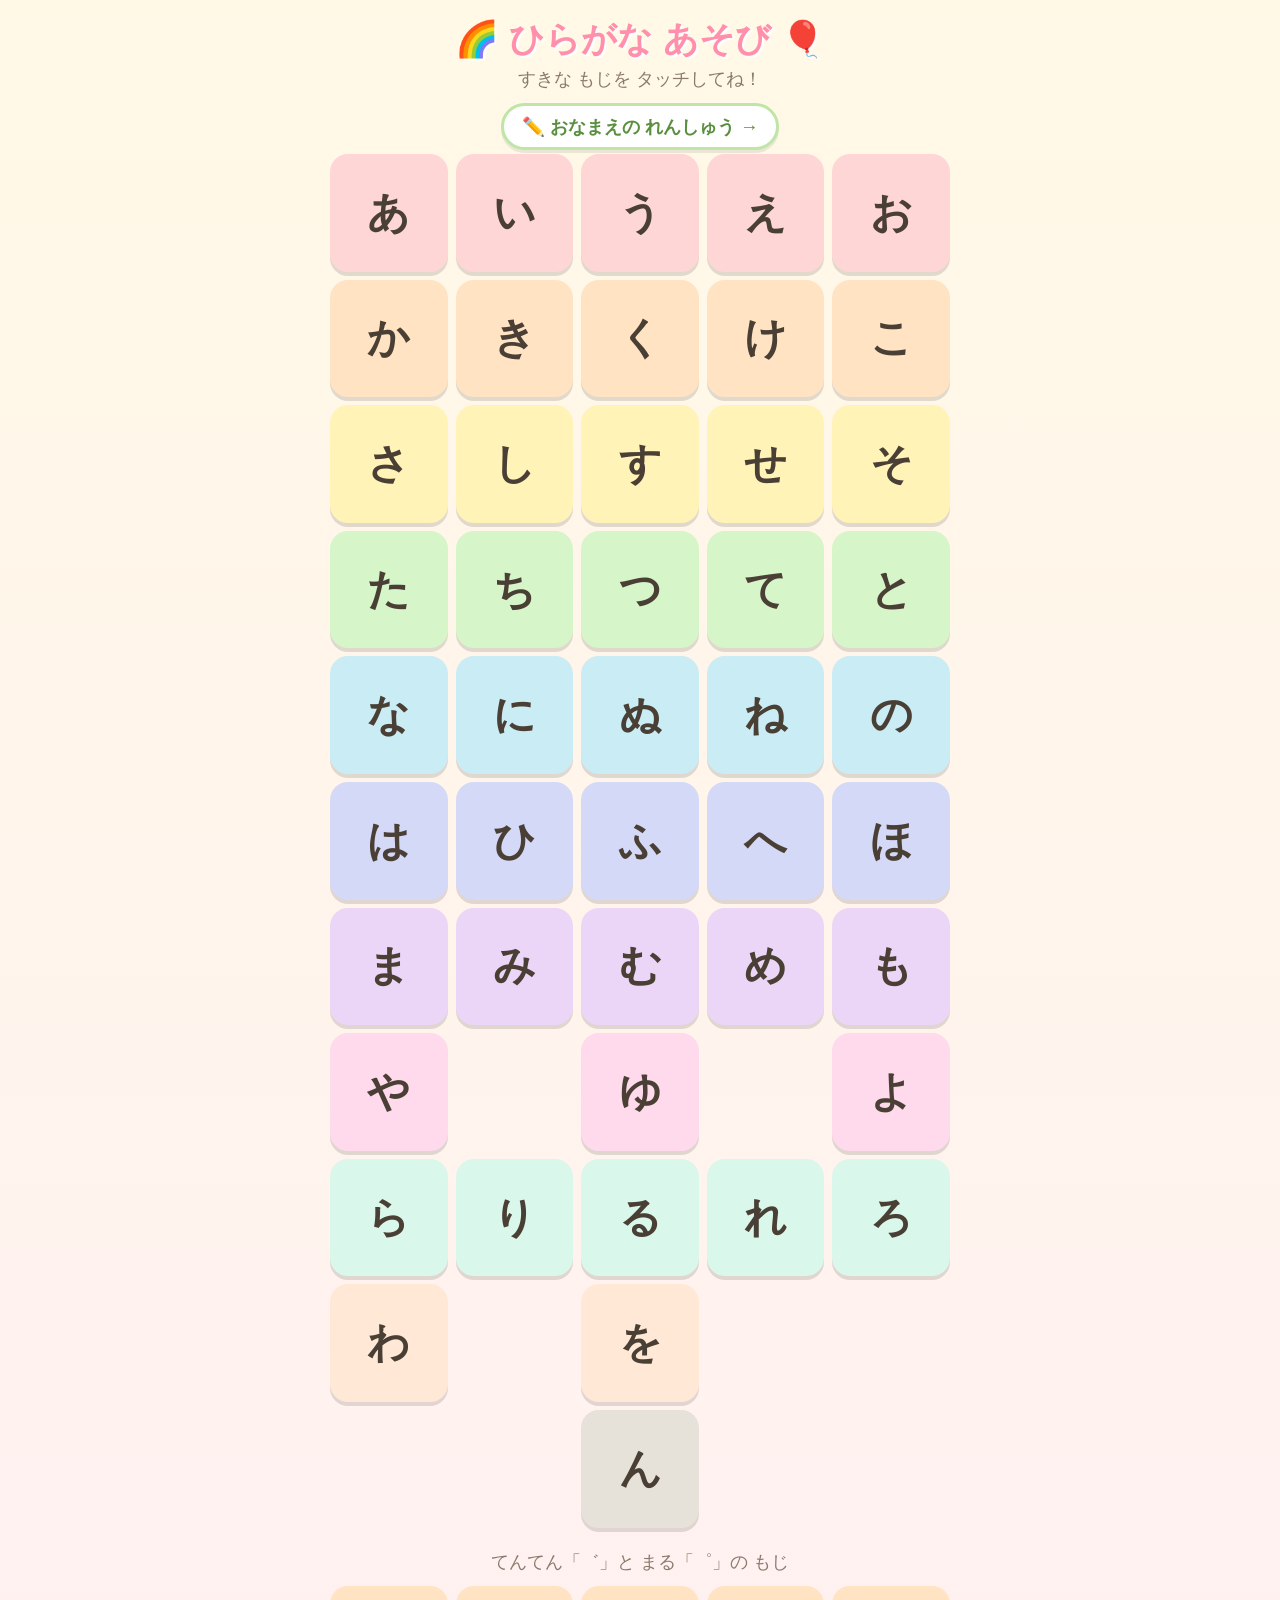
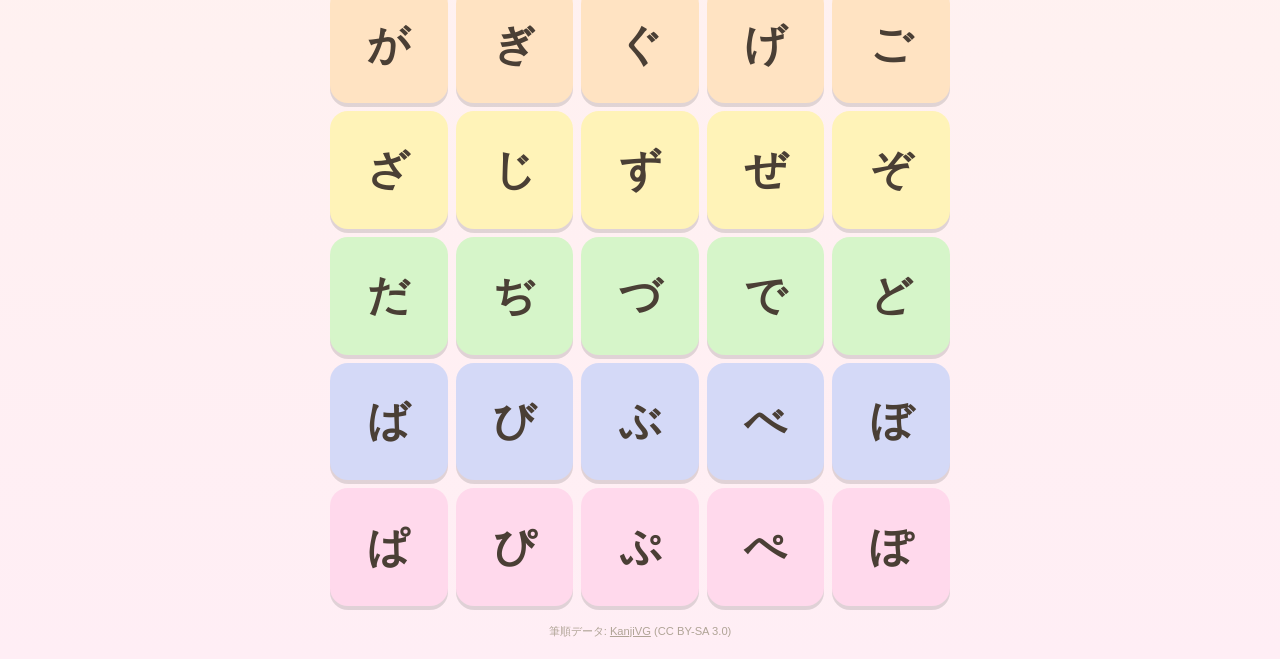
<file: index.html>
<!DOCTYPE html>
<html lang="ja">
<head>
<meta charset="UTF-8">
<meta name="viewport" content="width=device-width, initial-scale=1.0, user-scalable=no">
<title>ひらがな あそび</title>
<link rel="stylesheet" href="style.css">
</head>
<body>

<!-- 50音表 -->
<main id="grid-screen">
  <h1>🌈 ひらがな あそび 🎈</h1>
  <p class="hint">すきな もじを タッチしてね！</p>
  <a class="onamae-link" href="onamae/">✏️ おなまえの れんしゅう →</a>
  <div id="kana-grid"></div>
  <p class="hint section-hint">てんてん「゛」と まる「゜」の もじ</p>
  <div id="dakuten-grid"></div>
  <footer>
    筆順データ: <a href="http://kanjivg.tagaini.net" target="_blank" rel="noopener">KanjiVG</a>
    (CC BY-SA 3.0)
  </footer>
</main>

<!-- 文字の詳細 -->
<section id="detail-screen" hidden>
  <div class="detail-top">
    <button id="back-btn" class="big-btn" aria-label="もどる">⬅ もどる</button>
    <button id="sound-btn" class="big-btn" aria-label="おとをきく">🔊 おと</button>
  </div>

  <div class="stage-wrap">
    <div id="stage">
      <!-- 筆順SVGとなぞりがきキャンバスをここに重ねる -->
    </div>
    <div class="stage-buttons">
      <button id="replay-btn" class="big-btn">▶️ かきじゅん</button>
      <button id="clear-btn" class="big-btn">🧽 けす</button>
      <button id="done-btn" class="big-btn done-btn">🌸 できた！</button>
    </div>
    <p class="trace-hint">✏️ ゆびで なぞってみよう！</p>
  </div>

  <button id="example-card" aria-label="ことばをきく">
    <span id="example-emoji"></span>
    <span id="example-word"></span>
    <span class="example-speaker">🔉</span>
  </button>

  <div class="nav-row">
    <button id="prev-btn" class="big-btn">⬅ まえ</button>
    <button id="next-btn" class="big-btn">つぎ ➡</button>
  </div>
</section>

<!-- ごほうび（花丸＋紙吹雪）の えんしゅつ -->
<div id="celebrate" class="celebrate" hidden>
  <canvas id="confetti"></canvas>
  <div class="celebrate-card">
    <div class="hanamaru">💮</div>
    <p class="celebrate-text">よくできたね！</p>
    <button id="celebrate-close" class="big-btn">🙌 もういちど</button>
  </div>
</div>

<script src="strokes.js"></script>
<script src="app.js"></script>
</body>
</html>
</file>
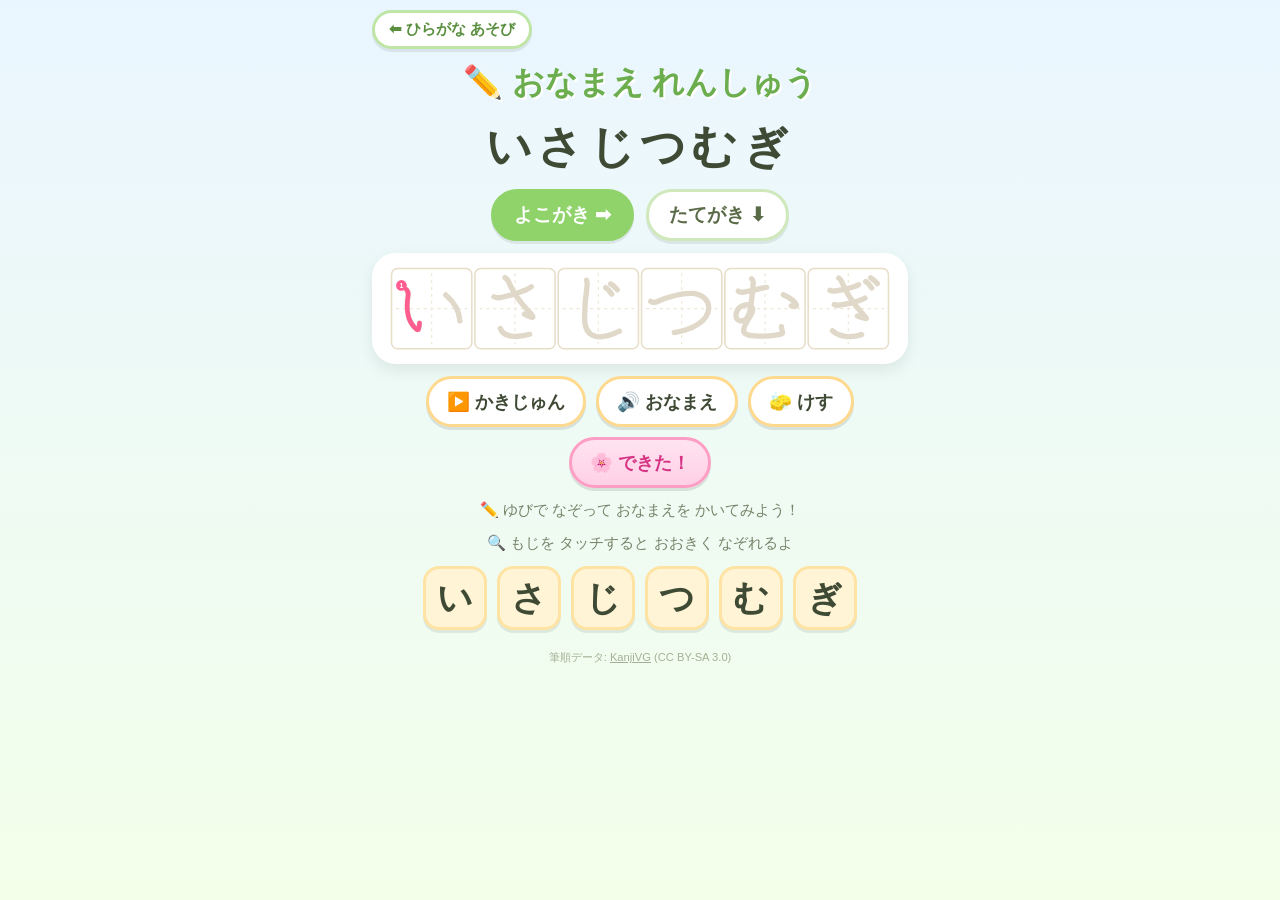
<file: onamae/index.html>
<!DOCTYPE html>
<html lang="ja">
<head>
<meta charset="UTF-8">
<meta name="viewport" content="width=device-width, initial-scale=1.0, user-scalable=no">
<title>おなまえ れんしゅうちょう</title>
<link rel="stylesheet" href="style.css">
</head>
<body>

<main id="app">
  <a class="home-link" href="../">⬅ ひらがな あそび</a>

  <h1>✏️ おなまえ れんしゅう</h1>
  <p class="name-big" id="name-big"></p>

  <!-- たて / よこ の きりかえ -->
  <div class="mode-row" role="group" aria-label="かきかたの きりかえ">
    <button id="mode-yoko" class="mode-btn is-on">よこがき ➡</button>
    <button id="mode-tate" class="mode-btn">たてがき ⬇</button>
  </div>

  <!-- れんしゅうシート -->
  <div class="sheet-wrap">
    <div id="sheet" class="horizontal"></div>
  </div>

  <div class="tool-row">
    <button id="replay-btn" class="big-btn">▶️ かきじゅん</button>
    <button id="name-sound-btn" class="big-btn">🔊 おなまえ</button>
    <button id="clear-btn" class="big-btn">🧽 けす</button>
    <button id="sheet-done" class="big-btn done-btn">🌸 できた！</button>
  </div>
  <p class="trace-hint">✏️ ゆびで なぞって おなまえを かいてみよう！</p>

  <!-- １もじずつ おおきく れんしゅう -->
  <p class="hint">🔍 もじを タッチすると おおきく なぞれるよ</p>
  <div id="char-chips"></div>

  <footer>
    筆順データ: <a href="http://kanjivg.tagaini.net" target="_blank" rel="noopener">KanjiVG</a>
    (CC BY-SA 3.0)
  </footer>
</main>

<!-- １もじを おおきく れんしゅうする がめん -->
<section id="char-screen" hidden>
  <div class="detail-top">
    <button id="detail-back" class="big-btn">⬅ もどる</button>
    <button id="detail-sound" class="big-btn">🔊 おと</button>
  </div>

  <div class="big-stage-wrap">
    <div id="big-stage"></div>
    <div class="stage-buttons">
      <button id="detail-replay" class="big-btn">▶️ かきじゅん</button>
      <button id="detail-clear" class="big-btn">🧽 けす</button>
      <button id="detail-done" class="big-btn done-btn">🌸 できた！</button>
    </div>
    <p class="trace-hint">✏️ おおきく なぞってみよう！</p>
  </div>

  <div class="nav-row">
    <button id="detail-prev" class="big-btn">⬅ まえ</button>
    <span id="detail-pos" class="detail-pos"></span>
    <button id="detail-next" class="big-btn">つぎ ➡</button>
  </div>
</section>

<!-- ごほうび（花丸＋紙吹雪）の えんしゅつ -->
<div id="celebrate" class="celebrate" hidden>
  <canvas id="confetti"></canvas>
  <div class="celebrate-card">
    <div class="hanamaru">💮</div>
    <p class="celebrate-text">よくできたね！</p>
    <button id="celebrate-close" class="big-btn">🙌 もういちど</button>
  </div>
</div>

<script src="../strokes.js"></script>
<script src="app.js"></script>
</body>
</html>
</file>
<file: style.css>
* {
  margin: 0;
  padding: 0;
  box-sizing: border-box;
  -webkit-tap-highlight-color: transparent;
}

html {
  touch-action: manipulation;
}

body {
  font-family: "Hiragino Maru Gothic ProN", "BIZ UDPGothic", "Yu Gothic",
    "Noto Sans JP", sans-serif;
  background: linear-gradient(180deg, #fff9e6 0%, #ffeef5 100%);
  min-height: 100vh;
  color: #4a3f35;
  user-select: none;
  -webkit-user-select: none;
}

h1 {
  text-align: center;
  font-size: clamp(1.4rem, 5vw, 2.2rem);
  padding: 16px 8px 4px;
  color: #ff8fab;
  text-shadow: 2px 2px 0 #fff;
}

.hint {
  text-align: center;
  font-size: clamp(0.9rem, 3vw, 1.1rem);
  margin-bottom: 12px;
  color: #8a7a6d;
}

/* ---- 50音表 ---- */
#grid-screen {
  max-width: 640px;
  margin: 0 auto;
  padding: 0 10px 20px;
}

#kana-grid {
  display: grid;
  grid-template-columns: repeat(5, 1fr);
  gap: 8px;
}

.kana-cell {
  position: relative;
  aspect-ratio: 1;
  border: none;
  border-radius: 18px;
  font-family: inherit;
  font-size: clamp(1.6rem, 8vw, 2.6rem);
  font-weight: bold;
  color: #4a3f35;
  cursor: pointer;
  box-shadow: 0 4px 0 rgba(0, 0, 0, 0.12);
  transition: transform 0.1s;
}

.kana-cell:active {
  transform: translateY(3px);
  box-shadow: 0 1px 0 rgba(0, 0, 0, 0.12);
}

.kana-cell.empty {
  visibility: hidden;
}

.kana-cell .seen-star {
  position: absolute;
  top: 3px;
  right: 6px;
  font-size: 0.85rem;
}

/* 行ごとのパステルカラー */
.row-0 { background: #ffd6d6; }
.row-1 { background: #ffe3c2; }
.row-2 { background: #fff3b8; }
.row-3 { background: #d6f5c9; }
.row-4 { background: #c9ecf5; }
.row-5 { background: #d4d9f7; }
.row-6 { background: #ecd6f7; }
.row-7 { background: #ffd9ec; }
.row-8 { background: #d9f7ea; }
.row-9 { background: #ffe9d6; }
.row-10 { background: #e6e2d9; }

footer {
  text-align: center;
  font-size: 0.7rem;
  color: #b0a496;
  margin-top: 18px;
}

footer a {
  color: inherit;
}

/* ---- 詳細画面 ---- */
#detail-screen {
  max-width: 520px;
  margin: 0 auto;
  padding: 12px 12px 24px;
  display: flex;
  flex-direction: column;
  gap: 14px;
}

.detail-top {
  display: flex;
  justify-content: space-between;
}

.big-btn {
  font-family: inherit;
  font-size: clamp(1rem, 4vw, 1.25rem);
  font-weight: bold;
  color: #4a3f35;
  background: #fff;
  border: 3px solid #ffc2d1;
  border-radius: 999px;
  padding: 10px 18px;
  cursor: pointer;
  box-shadow: 0 3px 0 rgba(0, 0, 0, 0.1);
  transition: transform 0.1s;
}

.big-btn:active {
  transform: translateY(2px);
  box-shadow: 0 1px 0 rgba(0, 0, 0, 0.1);
}

.stage-wrap {
  background: #fff;
  border-radius: 24px;
  padding: 14px;
  box-shadow: 0 6px 16px rgba(0, 0, 0, 0.08);
}

#stage {
  position: relative;
  width: min(78vw, 360px);
  aspect-ratio: 1;
  margin: 0 auto;
  background:
    linear-gradient(#f3ece2 1px, transparent 1px) center / 100% 50.5%,
    linear-gradient(90deg, #f3ece2 1px, transparent 1px) center / 50.5% 100%,
    #fffdf8;
  border: 3px dashed #e8d9c5;
  border-radius: 16px;
  overflow: hidden;
}

#stage svg,
#stage canvas {
  position: absolute;
  inset: 0;
  width: 100%;
  height: 100%;
}

#stage canvas {
  touch-action: none;
  cursor: crosshair;
}

.stage-buttons {
  display: flex;
  justify-content: center;
  gap: 12px;
  margin-top: 12px;
}

.trace-hint {
  text-align: center;
  font-size: 0.95rem;
  color: #8a7a6d;
  margin-top: 10px;
}

/* ことばカード */
#example-card {
  display: flex;
  align-items: center;
  justify-content: center;
  gap: 12px;
  font-family: inherit;
  background: #fff;
  border: 3px solid #ffdf8e;
  border-radius: 24px;
  padding: 14px;
  cursor: pointer;
  box-shadow: 0 4px 0 rgba(0, 0, 0, 0.08);
  transition: transform 0.1s;
}

#example-card:active {
  transform: translateY(2px);
}

#example-emoji {
  font-size: clamp(2.4rem, 10vw, 3.4rem);
}

#example-word {
  font-size: clamp(1.5rem, 7vw, 2.2rem);
  font-weight: bold;
  color: #4a3f35;
}

#example-word .target-kana {
  color: #ff5d8f;
}

.example-speaker {
  font-size: 1.4rem;
}

.nav-row {
  display: flex;
  justify-content: space-between;
}

.section-hint {
  margin-top: 22px;
}

#dakuten-grid {
  display: grid;
  grid-template-columns: repeat(5, 1fr);
  gap: 8px;
}

#detail-screen[hidden] {
  display: none;
}

.onamae-link {
  display: block;
  width: fit-content;
  margin: 0 auto 4px;
  font-size: clamp(0.95rem, 3.6vw, 1.15rem);
  font-weight: bold;
  color: #5a8f3f;
  text-decoration: none;
  background: #fff;
  border: 3px solid #bfe6a6;
  border-radius: 999px;
  padding: 8px 18px;
  box-shadow: 0 3px 0 rgba(0, 0, 0, 0.08);
}

/* ---- ごほうび（花丸＋紙吹雪） ---- */
.done-btn {
  border-color: #ff9ec4;
  background: linear-gradient(180deg, #ffe3f0 0%, #ffd0e6 100%);
  color: #d63384;
}

.celebrate[hidden] {
  display: none;
}

.celebrate {
  position: fixed;
  inset: 0;
  z-index: 100;
  display: flex;
  align-items: center;
  justify-content: center;
  background: rgba(60, 50, 40, 0.35);
}

#confetti {
  position: absolute;
  inset: 0;
  width: 100%;
  height: 100%;
  pointer-events: none;
}

.celebrate-card {
  position: relative;
  background: #fff;
  border-radius: 28px;
  padding: 24px 28px 26px;
  text-align: center;
  box-shadow: 0 12px 30px rgba(0, 0, 0, 0.2);
  animation: pop 0.4s cubic-bezier(0.2, 1.4, 0.5, 1);
}

.hanamaru {
  font-size: clamp(4rem, 22vw, 6.5rem);
  line-height: 1;
  animation: spin-in 0.6s ease-out;
}

.celebrate-text {
  font-size: clamp(1.4rem, 7vw, 2rem);
  font-weight: bold;
  color: #ff6fa3;
  margin: 8px 0 18px;
}

@keyframes pop {
  from { transform: scale(0.6); opacity: 0; }
  to { transform: scale(1); opacity: 1; }
}

@keyframes spin-in {
  from { transform: scale(0) rotate(-120deg); }
  to { transform: scale(1) rotate(0); }
}

@media (prefers-reduced-motion: reduce) {
  .celebrate-card,
  .hanamaru {
    animation: none;
  }
}
</file>
<file: onamae/style.css>
* {
  margin: 0;
  padding: 0;
  box-sizing: border-box;
  -webkit-tap-highlight-color: transparent;
}

html {
  touch-action: manipulation;
}

body {
  font-family: "Hiragino Maru Gothic ProN", "BIZ UDPGothic", "Yu Gothic",
    "Noto Sans JP", sans-serif;
  background: linear-gradient(180deg, #eaf6ff 0%, #f3ffe9 100%);
  min-height: 100vh;
  color: #3f4a35;
  user-select: none;
  -webkit-user-select: none;
}

#app {
  max-width: 560px;
  margin: 0 auto;
  padding: 10px 12px 28px;
  display: flex;
  flex-direction: column;
  gap: 12px;
}

.home-link {
  align-self: flex-start;
  font-size: 0.95rem;
  font-weight: bold;
  color: #5a8f3f;
  text-decoration: none;
  background: #fff;
  border: 3px solid #bfe6a6;
  border-radius: 999px;
  padding: 6px 14px;
  box-shadow: 0 3px 0 rgba(0, 0, 0, 0.08);
}

h1 {
  text-align: center;
  font-size: clamp(1.3rem, 5vw, 2rem);
  color: #6cae4e;
  text-shadow: 2px 2px 0 #fff;
}

.name-big {
  text-align: center;
  font-size: clamp(1.8rem, 9vw, 2.8rem);
  font-weight: bold;
  letter-spacing: 0.12em;
  color: #3f4a35;
}

.hint {
  text-align: center;
  font-size: 0.95rem;
  color: #77836a;
}

/* たて/よこ きりかえ */
.mode-row {
  display: flex;
  justify-content: center;
  gap: 12px;
}

.mode-btn {
  font-family: inherit;
  font-size: clamp(1rem, 4.2vw, 1.2rem);
  font-weight: bold;
  color: #5a6b48;
  background: #fff;
  border: 3px solid #cfe9bd;
  border-radius: 999px;
  padding: 10px 20px;
  cursor: pointer;
  box-shadow: 0 3px 0 rgba(0, 0, 0, 0.08);
  transition: transform 0.1s;
}

.mode-btn:active {
  transform: translateY(2px);
}

.mode-btn.is-on {
  background: #8fd36a;
  border-color: #8fd36a;
  color: #fff;
}

/* れんしゅうシート */
.sheet-wrap {
  background: #fff;
  border-radius: 24px;
  padding: 14px;
  box-shadow: 0 6px 16px rgba(0, 0, 0, 0.08);
  display: flex;
  justify-content: center;
  overflow: auto;
}

#sheet {
  position: relative;
}

#sheet.horizontal {
  width: min(90vw, 500px);
  aspect-ratio: 6 / 1;
}

#sheet.vertical {
  height: min(66vh, 520px);
  aspect-ratio: 1 / 6;
}

#sheet svg,
#sheet canvas {
  position: absolute;
  inset: 0;
  width: 100%;
  height: 100%;
}

#sheet canvas {
  touch-action: none;
  cursor: crosshair;
}

.tool-row {
  display: flex;
  justify-content: center;
  flex-wrap: wrap;
  gap: 10px;
}

.big-btn {
  font-family: inherit;
  font-size: clamp(0.95rem, 3.8vw, 1.15rem);
  font-weight: bold;
  color: #3f4a35;
  background: #fff;
  border: 3px solid #ffd98e;
  border-radius: 999px;
  padding: 10px 18px;
  cursor: pointer;
  box-shadow: 0 3px 0 rgba(0, 0, 0, 0.1);
  transition: transform 0.1s;
}

.big-btn:active {
  transform: translateY(2px);
}

.trace-hint {
  text-align: center;
  font-size: 0.95rem;
  color: #77836a;
}

/* もじチップ */
#char-chips {
  display: flex;
  justify-content: center;
  flex-wrap: wrap;
  gap: 10px;
}

.char-chip {
  font-family: inherit;
  font-size: clamp(1.6rem, 8vw, 2.2rem);
  font-weight: bold;
  color: #3f4a35;
  background: #fff4d6;
  border: 3px solid #ffe3a3;
  border-radius: 16px;
  width: clamp(50px, 14vw, 64px);
  height: clamp(50px, 14vw, 64px);
  cursor: pointer;
  box-shadow: 0 3px 0 rgba(0, 0, 0, 0.08);
  transition: transform 0.1s;
}

.char-chip:active {
  transform: translateY(2px);
}

footer {
  text-align: center;
  font-size: 0.7rem;
  color: #a6b096;
  margin-top: 8px;
}

footer a {
  color: inherit;
}

@media (prefers-reduced-motion: reduce) {
  .mode-btn,
  .big-btn,
  .char-chip {
    transition: none;
  }
}

/* ---- １もじを おおきく れんしゅうする がめん ---- */
#char-screen[hidden],
#app[hidden] {
  display: none;
}

#char-screen {
  max-width: 520px;
  margin: 0 auto;
  padding: 12px 12px 28px;
  display: flex;
  flex-direction: column;
  gap: 16px;
}

.detail-top {
  display: flex;
  justify-content: space-between;
}

.big-stage-wrap {
  background: #fff;
  border-radius: 24px;
  padding: 16px;
  box-shadow: 0 6px 16px rgba(0, 0, 0, 0.08);
}

#big-stage {
  position: relative;
  width: min(86vw, 420px);
  aspect-ratio: 1;
  margin: 0 auto;
  background: #fffdf8;
  border: 3px dashed #e7ddc8;
  border-radius: 16px;
  overflow: hidden;
}

#big-stage svg,
#big-stage canvas {
  position: absolute;
  inset: 0;
  width: 100%;
  height: 100%;
}

#big-stage canvas {
  touch-action: none;
  cursor: crosshair;
}

.stage-buttons {
  display: flex;
  justify-content: center;
  gap: 12px;
  margin-top: 14px;
}

.nav-row {
  display: flex;
  align-items: center;
  justify-content: space-between;
  gap: 8px;
}

.detail-pos {
  font-size: clamp(1.6rem, 8vw, 2.4rem);
  font-weight: bold;
  color: #6cae4e;
}

/* ---- ごほうび（花丸＋紙吹雪） ---- */
.done-btn {
  border-color: #ff9ec4;
  background: linear-gradient(180deg, #ffe3f0 0%, #ffd0e6 100%);
  color: #d63384;
}

.celebrate[hidden] {
  display: none;
}

.celebrate {
  position: fixed;
  inset: 0;
  z-index: 100;
  display: flex;
  align-items: center;
  justify-content: center;
  background: rgba(60, 50, 40, 0.35);
}

#confetti {
  position: absolute;
  inset: 0;
  width: 100%;
  height: 100%;
  pointer-events: none;
}

.celebrate-card {
  position: relative;
  background: #fff;
  border-radius: 28px;
  padding: 24px 28px 26px;
  text-align: center;
  box-shadow: 0 12px 30px rgba(0, 0, 0, 0.2);
  animation: pop 0.4s cubic-bezier(0.2, 1.4, 0.5, 1);
}

.hanamaru {
  font-size: clamp(4rem, 22vw, 6.5rem);
  line-height: 1;
  animation: spin-in 0.6s ease-out;
}

.celebrate-text {
  font-size: clamp(1.4rem, 7vw, 2rem);
  font-weight: bold;
  color: #ff6fa3;
  margin: 8px 0 18px;
}

@keyframes pop {
  from { transform: scale(0.6); opacity: 0; }
  to { transform: scale(1); opacity: 1; }
}

@keyframes spin-in {
  from { transform: scale(0) rotate(-120deg); }
  to { transform: scale(1) rotate(0); }
}

@media (prefers-reduced-motion: reduce) {
  .celebrate-card,
  .hanamaru {
    animation: none;
  }
}
</file>
